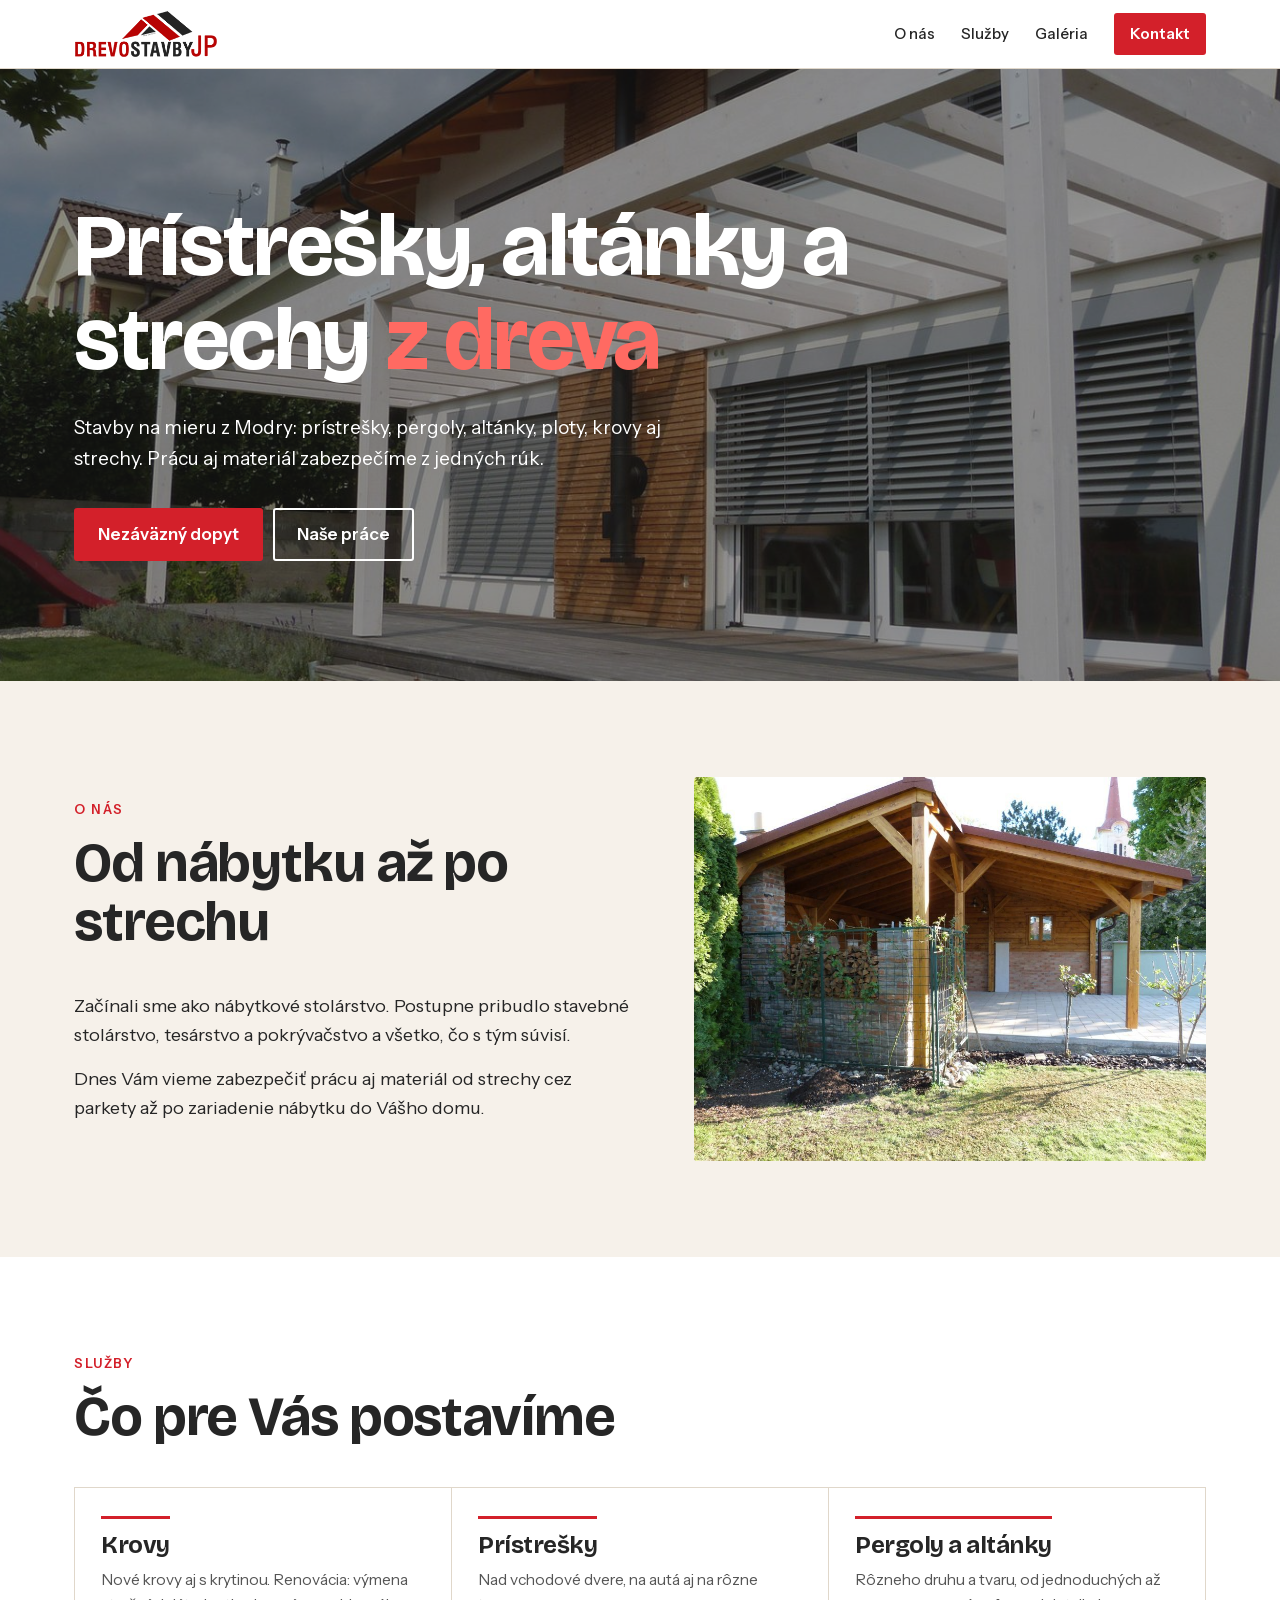
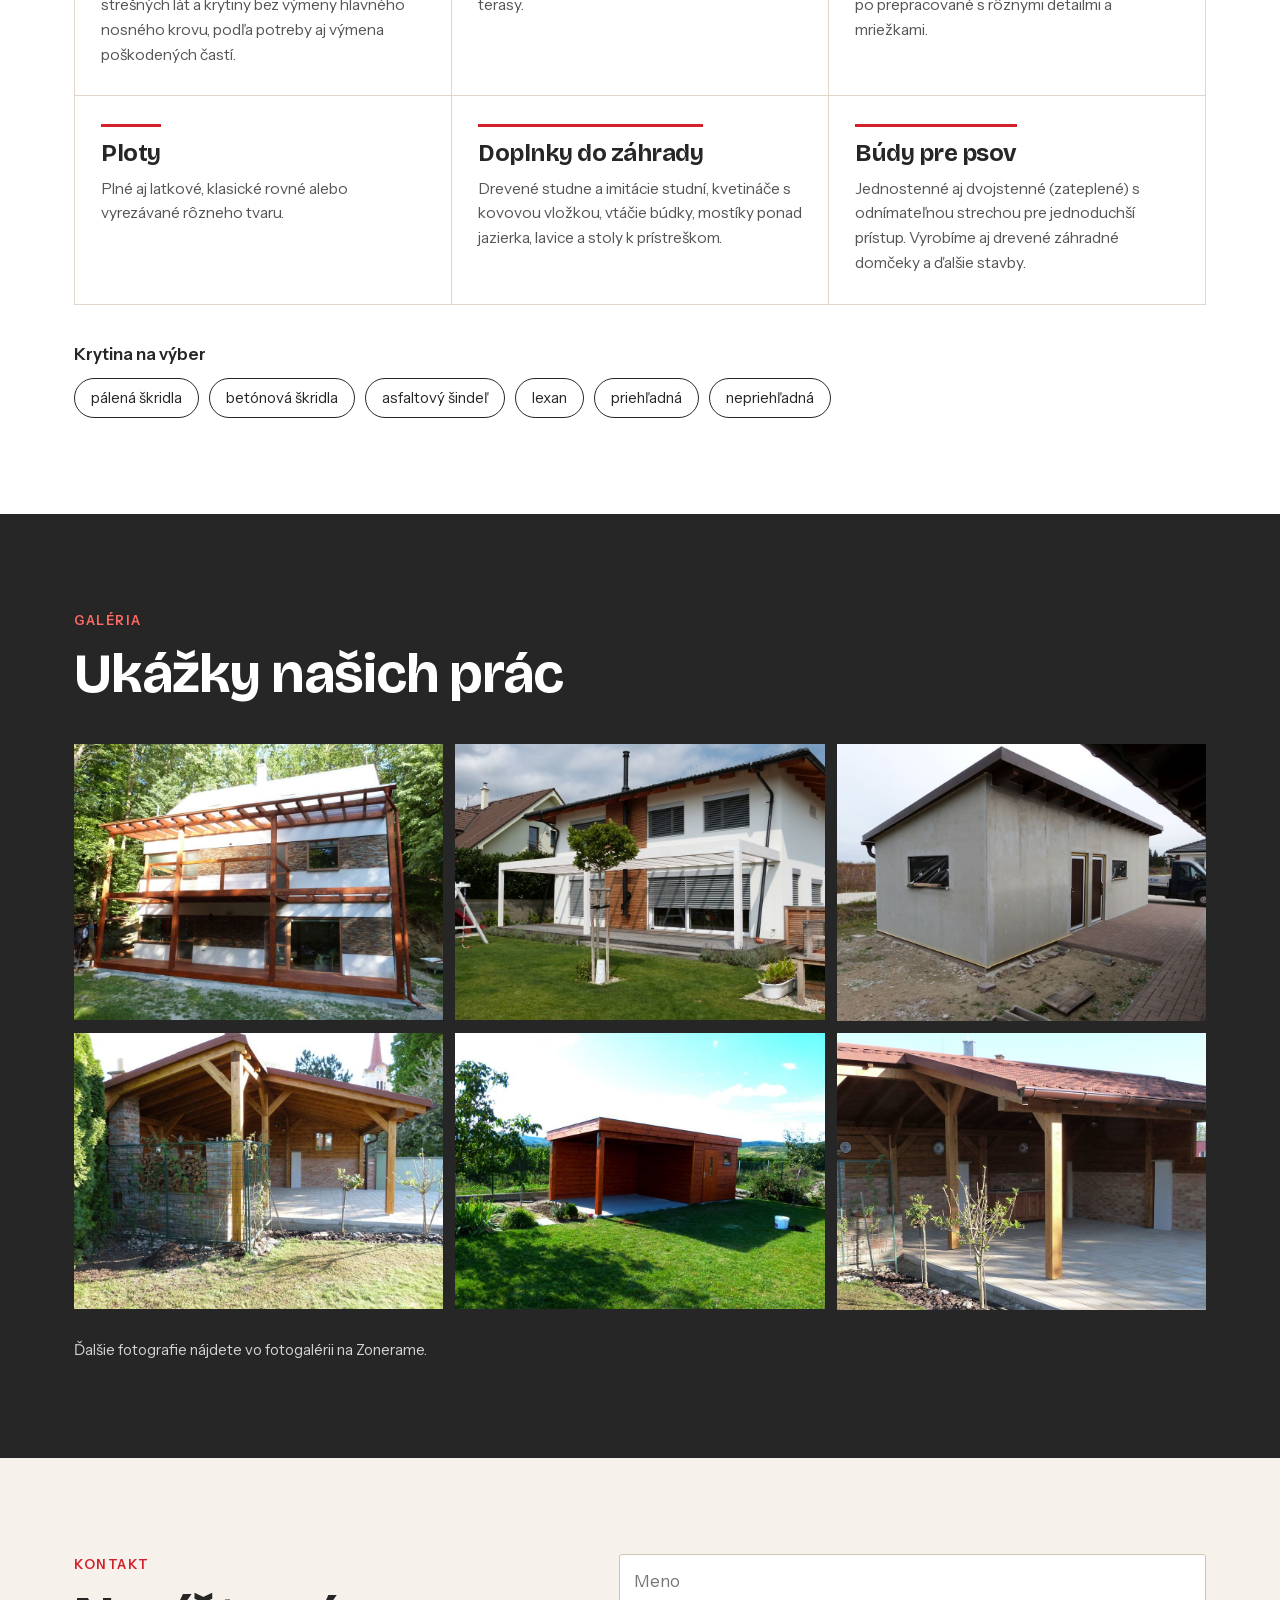
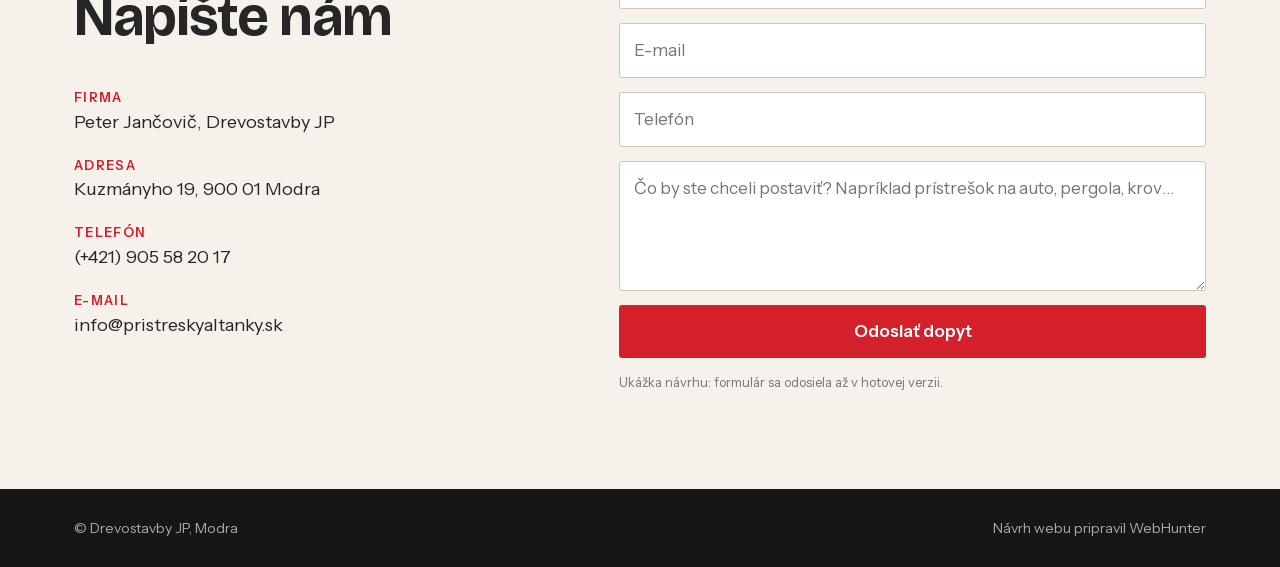
<file: index.html>
<!doctype html>
<html lang="sk"><head><meta charset="utf-8">
<meta name="viewport" content="width=device-width,initial-scale=1">
<meta name="robots" content="noindex,nofollow">
<title>Drevostavby JP – prístrešky, altánky, krovy a strechy | Modra</title>
<meta name="description" content="Prístrešky, pergoly, altánky, ploty, krovy a strechy z dreva. Drevostavby JP, Modra.">
<link rel="icon" href="img/logo.png">
<link rel="stylesheet" href="style.css?v=bb28f2e2">
</head><body>
<header><div class="wrap"><a href="#"><img src="img/logo.png" alt="Drevostavby JP" width="140" height="45"></a>
<nav><a href="#o-nas">O nás</a><a href="#sluzby">Služby</a><a href="#galeria">Galéria</a><a href="#kontakt" class="btn">Kontakt</a></nav></div></header>

<div class="hero"><img src="img/h2.jpg" alt=""><div class="wrap">
<h1>Prístrešky, altánky a strechy <em>z dreva</em></h1>
<p>Stavby na mieru z Modry: prístrešky, pergoly, altánky, ploty, krovy aj strechy. Prácu aj materiál zabezpečíme z jedných rúk.</p>
<a class="btn" href="#kontakt">Nezáväzný dopyt</a><a class="btn" href="#galeria">Naše práce</a></div></div>

<section id="o-nas"><div class="wrap o">
<div class="rv"><div class="kick">O nás</div><h2>Od nábytku až po strechu</h2>
<p>Začínali sme ako nábytkové stolárstvo. Postupne pribudlo stavebné stolárstvo, tesárstvo a pokrývačstvo a všetko, čo s tým súvisí.</p>
<p>Dnes Vám vieme zabezpečiť prácu aj materiál od strechy cez parkety až po zariadenie nábytku do Vášho domu.</p></div>
<img class="rv" src="img/d.jpg" alt="Drevený prístrešok s kamenným murivom" loading="lazy"></div></section>

<section class="sl" id="sluzby"><div class="wrap"><div class="kick">Služby</div><h2>Čo pre Vás postavíme</h2>
<ul>
<li class="rv"><h3>Krovy</h3><p>Nové krovy aj s krytinou. Renovácia: výmena strešných lát a krytiny bez výmeny hlavného nosného krovu, podľa potreby aj výmena poškodených častí.</p></li>
<li class="rv"><h3>Prístrešky</h3><p>Nad vchodové dvere, na autá aj na rôzne terasy.</p></li>
<li class="rv"><h3>Pergoly a altánky</h3><p>Rôzneho druhu a tvaru, od jednoduchých až po prepracované s rôznymi detailmi a mriežkami.</p></li>
<li class="rv"><h3>Ploty</h3><p>Plné aj latkové, klasické rovné alebo vyrezávané rôzneho tvaru.</p></li>
<li class="rv"><h3>Doplnky do záhrady</h3><p>Drevené studne a imitácie studní, kvetináče s kovovou vložkou, vtáčie búdky, mostíky ponad jazierka, lavice a stoly k prístreškom.</p></li>
<li class="rv"><h3>Búdy pre psov</h3><p>Jednostenné aj dvojstenné (zateplené) s odnímateľnou strechou pre jednoduchší prístup. Vyrobíme aj drevené záhradné domčeky a ďalšie stavby.</p></li>
</ul>
<div class="kryt rv"><b>Krytina na výber</b><span>pálená škridla</span><span>betónová škridla</span><span>asfaltový šindeľ</span><span>lexan</span><span>priehľadná</span><span>nepriehľadná</span></div>
</div></section>

<section class="gal" id="galeria"><div class="wrap"><div class="kick" style="color:#ff6a62">Galéria</div><h2>Ukážky našich prác</h2>
<div class="g">
<figure class="rv"><img src="img/a.jpg" alt="Drevená pergola na dome" loading="lazy"></figure>
<figure class="rv"><img src="img/b.jpg" alt="Biela pergola s tienením" loading="lazy"></figure>
<figure class="rv"><img src="img/c.jpg" alt="Stavba s plochou strechou" loading="lazy"></figure>
<figure class="rv"><img src="img/d.jpg" alt="Prístrešok so skladom dreva" loading="lazy"></figure>
<figure class="rv"><img src="img/e.jpg" alt="Drevený prístrešok v záhrade" loading="lazy"></figure>
<figure class="rv"><img src="img/h3.jpg" alt="Prístrešok s krytinou" loading="lazy"></figure>
</div><p class="more">Ďalšie fotografie nájdete vo fotogalérii na Zonerame.</p></div></section>

<section id="kontakt"><div class="wrap kon"><div class="rv"><div class="kick">Kontakt</div><h2>Napíšte nám</h2>
<dl><div><dt>Firma</dt><dd>Peter Jančovič, Drevostavby JP</dd></div>
<div><dt>Adresa</dt><dd>Kuzmányho 19, 900 01 Modra</dd></div>
<div><dt>Telefón</dt><dd>(+421) 905 58 20 17</dd></div>
<div><dt>E-mail</dt><dd>info@pristreskyaltanky.sk</dd></div></dl></div>
<form class="rv"><input placeholder="Meno" aria-label="Meno"><input placeholder="E-mail" type="email" aria-label="E-mail"><input placeholder="Telefón" aria-label="Telefón"><textarea placeholder="Čo by ste chceli postaviť? Napríklad prístrešok na auto, pergola, krov…" aria-label="Správa"></textarea><button class="btn" style="border:0;cursor:pointer;font:inherit;font-weight:600">Odoslať dopyt</button><p class="poz">Ukážka návrhu: formulár sa odosiela až v hotovej verzii.</p></form></div></section>

<footer><div class="wrap"><span>© Drevostavby JP, Modra</span><span>Návrh webu pripravil WebHunter</span></div></footer>
<div class="lb"><img alt=""></div>
<script src="main.js?v=e73b6160"></script>
</body></html>
</file>
<file: style.css>
@font-face {
  font-family: 'Bricolage Grotesque';
  font-style: normal;
  font-weight: 300 700;
  font-stretch: 75% 100%;
  font-display: swap;
  src: url(fonts/Bricolage-latin-ext.woff2) format('woff2');
  unicode-range: U+0100-02BA, U+02BD-02C5, U+02C7-02CC, U+02CE-02D7, U+02DD-02FF, U+0304, U+0308, U+0329, U+1D00-1DBF, U+1E00-1E9F, U+1EF2-1EFF, U+2020, U+20A0-20AB, U+20AD-20C0, U+2113, U+2C60-2C7F, U+A720-A7FF;
}
@font-face {
  font-family: 'Bricolage Grotesque';
  font-style: normal;
  font-weight: 300 700;
  font-stretch: 75% 100%;
  font-display: swap;
  src: url(fonts/Bricolage-latin.woff2) format('woff2');
  unicode-range: U+0000-00FF, U+0131, U+0152-0153, U+02BB-02BC, U+02C6, U+02DA, U+02DC, U+0304, U+0308, U+0329, U+2000-206F, U+20AC, U+2122, U+2191, U+2193, U+2212, U+2215, U+FEFF, U+FFFD;
}
@font-face {
  font-family: 'Instrument Sans';
  font-style: normal;
  font-weight: 400 600;
  
  font-display: swap;
  src: url(fonts/InstrumentSans-normal-latin-ext.woff2) format('woff2');
  unicode-range: U+0100-02BA, U+02BD-02C5, U+02C7-02CC, U+02CE-02D7, U+02DD-02FF, U+0304, U+0308, U+0329, U+1D00-1DBF, U+1E00-1E9F, U+1EF2-1EFF, U+2020, U+20A0-20AB, U+20AD-20C0, U+2113, U+2C60-2C7F, U+A720-A7FF;
}
@font-face {
  font-family: 'Instrument Sans';
  font-style: normal;
  font-weight: 400 600;
  
  font-display: swap;
  src: url(fonts/InstrumentSans-normal-latin.woff2) format('woff2');
  unicode-range: U+0000-00FF, U+0131, U+0152-0153, U+02BB-02BC, U+02C6, U+02DA, U+02DC, U+0304, U+0308, U+0329, U+2000-206F, U+20AC, U+2122, U+2191, U+2193, U+2212, U+2215, U+FEFF, U+FFFD;
}
@font-face {
  font-family: 'Instrument Serif';
  font-style: italic;
  font-weight: 400;
  
  font-display: swap;
  src: url(fonts/InstrumentSerif-italic-latin-ext.woff2) format('woff2');
  unicode-range: U+0100-02BA, U+02BD-02C5, U+02C7-02CC, U+02CE-02D7, U+02DD-02FF, U+0304, U+0308, U+0329, U+1D00-1DBF, U+1E00-1E9F, U+1EF2-1EFF, U+2020, U+20A0-20AB, U+20AD-20C0, U+2113, U+2C60-2C7F, U+A720-A7FF;
}
@font-face {
  font-family: 'Instrument Serif';
  font-style: italic;
  font-weight: 400;
  
  font-display: swap;
  src: url(fonts/InstrumentSerif-italic-latin.woff2) format('woff2');
  unicode-range: U+0000-00FF, U+0131, U+0152-0153, U+02BB-02BC, U+02C6, U+02DA, U+02DC, U+0304, U+0308, U+0329, U+2000-206F, U+20AC, U+2122, U+2191, U+2193, U+2212, U+2215, U+FEFF, U+FFFD;
}

:root{--red:#d3202a;--ink:#262626;--paper:#f6f1ea;--wood:#a8501f;--line:#e0d7ca}
*{box-sizing:border-box;margin:0;padding:0}
html{scroll-behavior:smooth}
body{font:17px/1.6 'Instrument Sans',system-ui,sans-serif;color:var(--ink);background:var(--paper)}
img{display:block;max-width:100%}
a{color:inherit}
h1,h2,h3{font-family:'Bricolage Grotesque',sans-serif;line-height:1.05;letter-spacing:-.02em}
.wrap{max-width:1180px;margin:0 auto;padding:0 24px}
header{position:sticky;top:0;z-index:20;background:#fff;border-bottom:1px solid var(--line)}
header .wrap{display:flex;align-items:center;justify-content:space-between;height:68px}
header img{height:46px;width:auto}
nav{display:flex;gap:26px;align-items:center;font-weight:500;font-size:15px}
nav a{text-decoration:none}
nav a:hover{color:var(--red)}
.btn{display:inline-block;background:var(--red);color:#fff;padding:13px 24px;border-radius:3px;text-decoration:none;font-weight:600}
.btn:hover{background:#a8161e}
nav .btn{padding:9px 16px;color:#fff}
.hero{position:relative;color:#fff;background:#222;overflow:hidden}
.hero>img{position:absolute;inset:0;width:100%;height:100%;object-fit:cover;opacity:.55}
.hero .wrap{position:relative;padding:130px 24px 120px}
.hero h1{font-size:clamp(42px,7vw,92px);max-width:11em;font-weight:700}
.hero h1 em{font-style:normal;color:#ff6a62}
.hero p{max-width:34em;margin:26px 0 34px;font-size:19px}
.hero .btn+.btn{background:transparent;border:2px solid #fff;margin-left:10px;padding:11px 22px}
section{padding:96px 0}
.kick{color:var(--red);font-weight:600;text-transform:uppercase;letter-spacing:.12em;font-size:13px;margin-bottom:14px}
h2{font-size:clamp(32px,4.4vw,56px);margin-bottom:40px;max-width:14em}
.o{display:grid;grid-template-columns:1.1fr 1fr;gap:56px;align-items:center}
.o img{width:100%;border-radius:3px;aspect-ratio:4/3;object-fit:cover}
.o p{margin-bottom:16px;font-size:18px}
.sl{background:#fff}
.sl ul{list-style:none;display:grid;grid-template-columns:repeat(3,1fr);gap:1px;background:var(--line);border:1px solid var(--line)}
.sl li{background:#fff;padding:28px 26px;transition:background .2s}
.sl li:hover{background:var(--paper)}
.sl h3{font-size:24px;margin-bottom:10px;padding-top:14px;border-top:3px solid var(--red);display:inline-block}
.sl p{color:#555;font-size:15.5px}
.kryt{display:flex;flex-wrap:wrap;gap:10px;margin-top:36px}
.kryt span{border:1px solid var(--ink);padding:7px 16px;border-radius:99px;font-size:15px}
.kryt b{width:100%;font-weight:600}
.gal{background:var(--ink);color:#fff}
.gal h2{color:#fff}
.g{display:grid;grid-template-columns:repeat(3,1fr);gap:12px}
.g figure{overflow:hidden;cursor:zoom-in;aspect-ratio:4/3;background:#111}
.g img{width:100%;height:100%;object-fit:cover;transition:transform .5s}
.g figure:hover img{transform:scale(1.05)}
.gal .more{margin-top:28px;font-size:15px;opacity:.8}
.lb{position:fixed;inset:0;background:rgba(0,0,0,.92);display:none;align-items:center;justify-content:center;z-index:50;cursor:zoom-out}
.lb.on{display:flex}.lb img{max-height:92vh;max-width:94vw}
.kon{display:grid;grid-template-columns:1fr 1.2fr;gap:56px}
.kon dl{display:grid;gap:18px;font-size:18px}
.kon dt{font-size:13px;text-transform:uppercase;letter-spacing:.1em;color:var(--red);font-weight:600}
form{display:grid;gap:14px}
input,textarea{font:inherit;padding:13px 14px;border:1px solid #cfc5b6;background:#fff;border-radius:3px;width:100%}
textarea{min-height:130px}
.poz{font-size:13px;color:#777}
footer{background:#161616;color:#aaa;font-size:14px;padding:28px 0}
footer .wrap{display:flex;justify-content:space-between;flex-wrap:wrap;gap:10px}
.rv{opacity:0;transform:translateY(24px);transition:.7s}
.rv.in{opacity:1;transform:none}
@media(max-width:860px){nav a:not(.btn){display:none}.o,.kon{grid-template-columns:1fr}.sl ul{grid-template-columns:1fr}.g{grid-template-columns:1fr 1fr}section{padding:64px 0}.hero .wrap{padding:80px 24px}.hero .btn+.btn{margin:12px 0 0}}
.o>*,.kon>*,.g>*{min-width:0}body{overflow-x:hidden}
</file>
